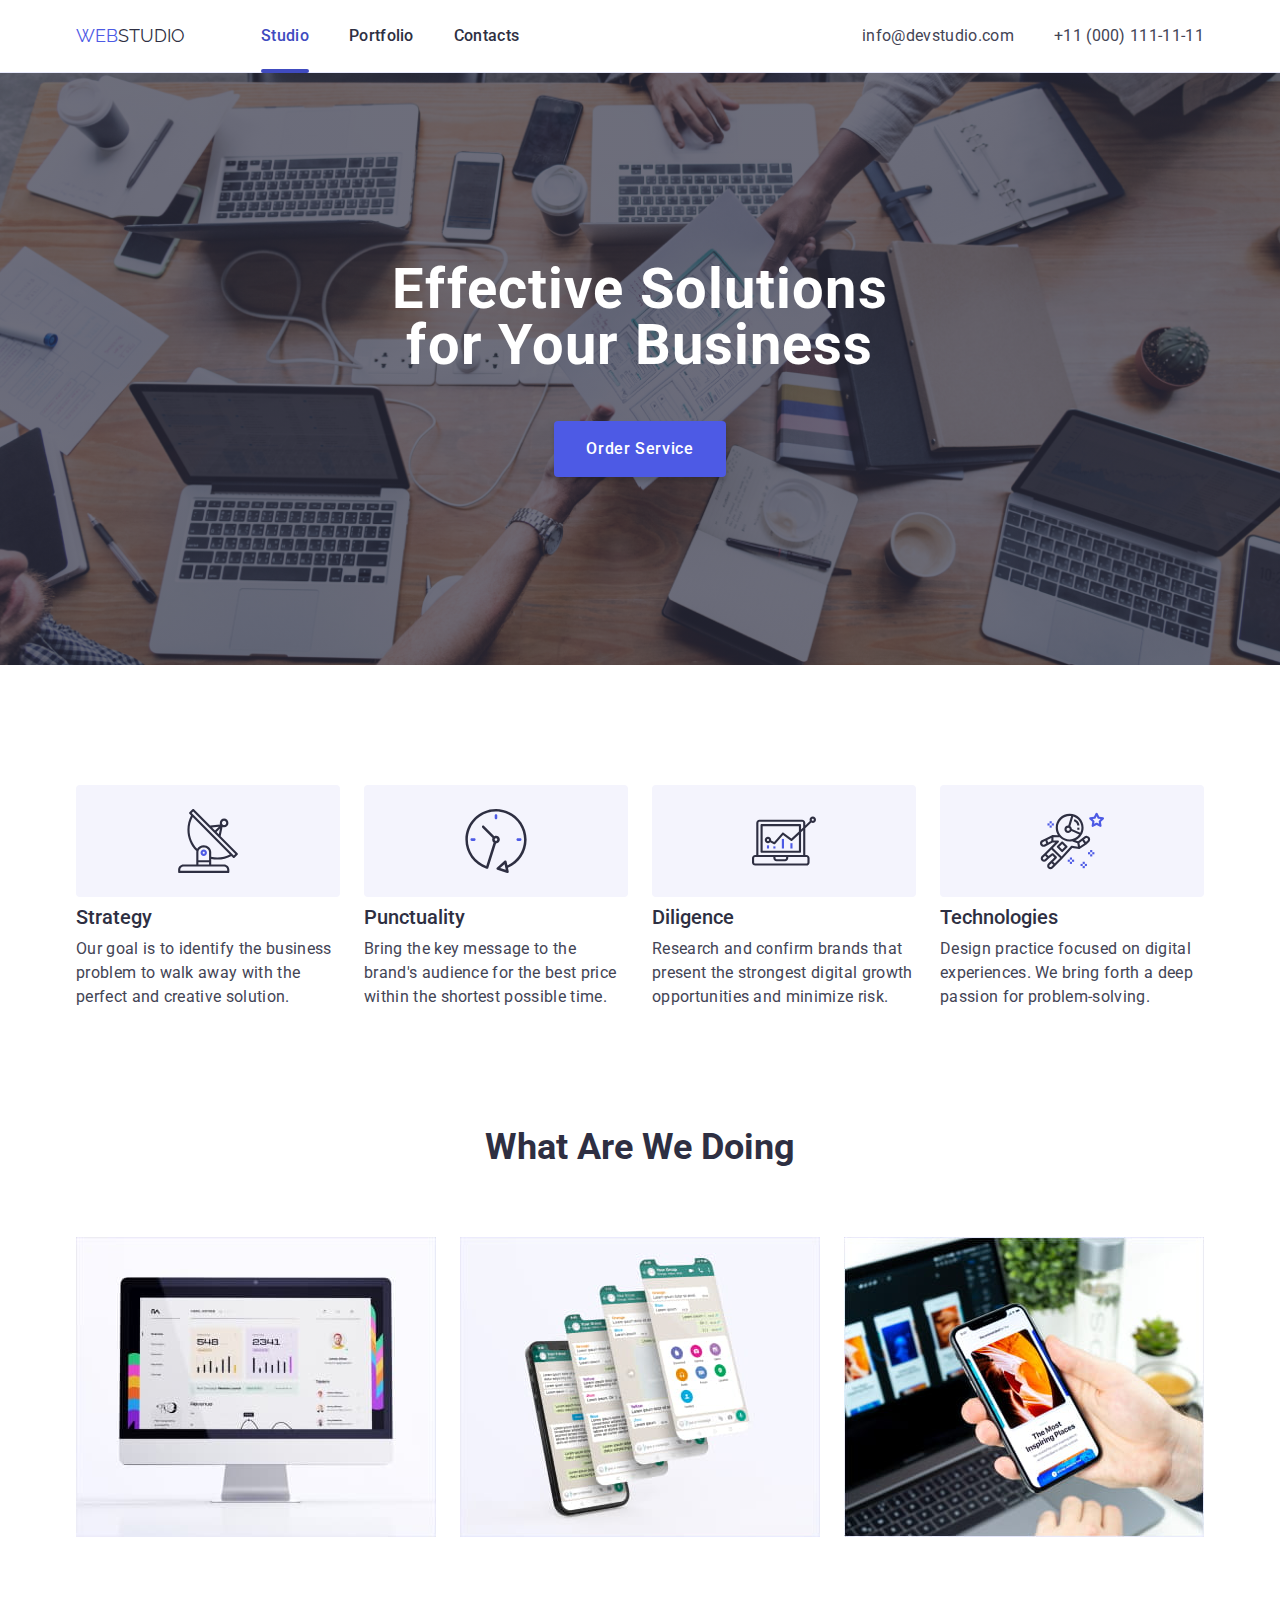
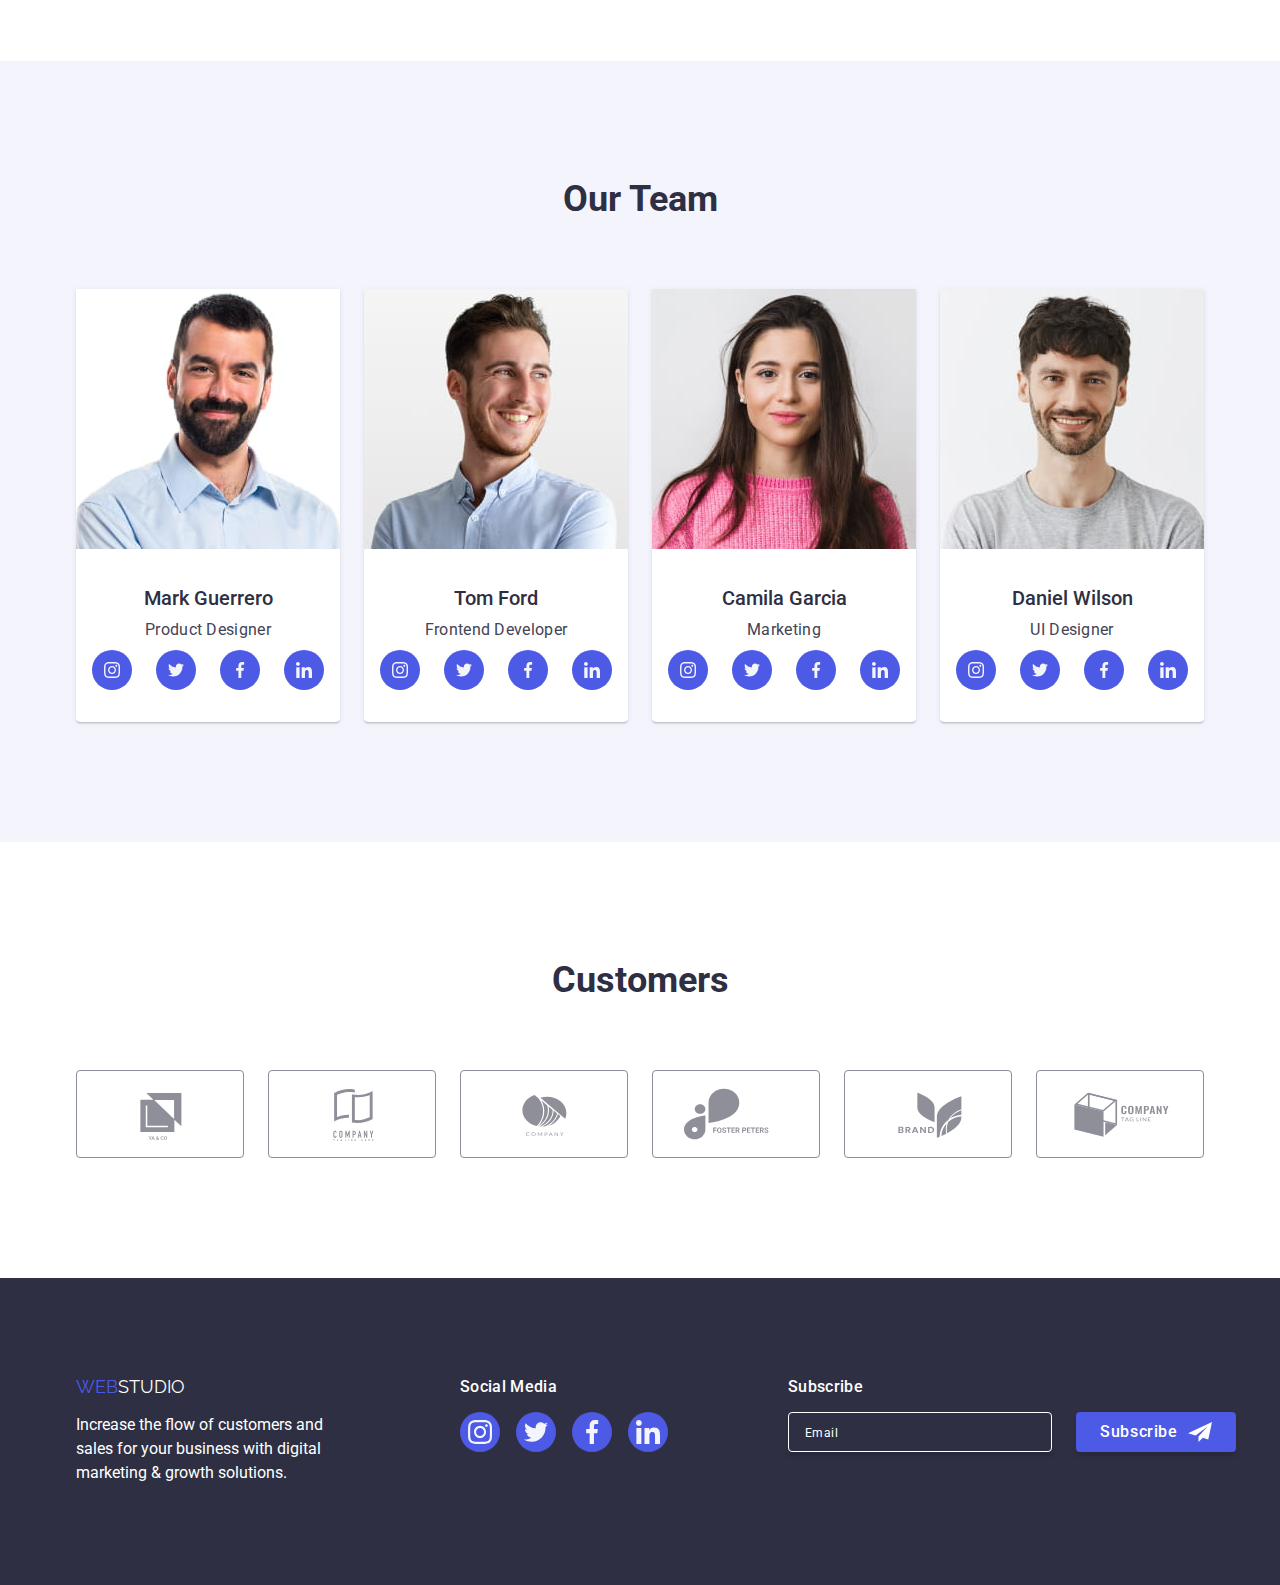
<file: index.html>
<!DOCTYPE html>
<html lang="en">
  <head>
    <meta charset="UTF-8" />
    <meta http-equiv="X-UA-Compatible" content="IE=edge" />
    <meta name="viewport" content="width=device-width, initial-scale=1.0" />

    <link rel="preconnect" href="https://fonts.googleapis.com" />
    <link rel="preconnect" href="https://fonts.gstatic.com" crossorigin />
    <!-- GOOGLE FONTS -->
    <link
      href="https://fonts.googleapis.com/css2?family=Raleway:wght@800&family=Roboto:wght@400;500;700;900&display=swap"
      rel="stylesheet"
    />
    <!-- MODERN NORMALIZE -->
    <link
      rel="stylesheet"
      href="https://cdnjs.cloudflare.com/ajax/libs/modern-normalize/1.0.0/modern-normalize.min.css"
    />
    <!-- CSS FILE -->
    <link rel="stylesheet" href="./css/styles.css" />
    <title>Romarc's Project</title>
  </head>
  <body>
    <header class="header-setting">
      <div class="container header-container-setting">
        <nav class="nav-setting">
          <a href="./index.html" class="logo"><span>WEB</span>STUDIO</a>
          <ul class="nav-list rmv-bullet">
            <li>
              <a href="./index.html" class="nav-bar nav-active">Studio</a>
            </li>
            <li><a href="./portfolio.html" class="nav-bar">Portfolio</a></li>
            <li><a href="#" class="nav-bar">Contacts</a></li>
          </ul>
        </nav>
        <ul class="header-contact-list rmv-bullet">
          <li class="header-contact-list-info">
            <a
              href="mailto:info@devstudio.com"
              class="nav-right nav-right-decor"
              >info@devstudio.com</a
            >
          </li>
          <li class="header-contact-list-info">
            <a href="tel:+110001111111" class="nav-right nav-right-decor"
              >+11 (000) 111-11-11</a
            >
          </li>
        </ul>
      </div>
    </header>
    <main>
      <section class="hero-sec">
        <div class="container hero-sec-container">
          <h1 class="hero-title">
            Effective Solutions <br />
            for Your Business
          </h1>
          <button type="button" class="btn-studio-mid" data-modal-open>
            Order Service
          </button>
        </div>
      </section>
      <section class="section">
        <div class="container">
          <ul class="second-list rmv-bullet">
            <li class="second-list-gap">
              <div class="advantage-icon-container">
                <svg width="64px" height="64px">
                  <use href="./images/icons.svg#icon-antenna"></use>
                </svg>
              </div>

              <h3 class="title-second-section">Strategy</h3>
              <p class="desc-second-section">
                Our goal is to identify the business problem to walk away with
                the perfect and creative solution.
              </p>
            </li>
            <li class="second-list-gap">
              <div class="advantage-icon-container">
                <svg width="64px" height="64px">
                  <use href="./images/icons.svg#icon-clock"></use>
                </svg>
              </div>
              <h3 class="title-second-section">Punctuality</h3>
              <p class="desc-second-section">
                Bring the key message to the brand's audience for the best price
                within the shortest possible time.
              </p>
            </li>
            <li class="second-list-gap">
              <div class="advantage-icon-container">
                <svg width="64px" height="64px">
                  <use href="./images/icons.svg#icon-diagram "></use>
                </svg>
              </div>
              <h3 class="title-second-section">Diligence</h3>
              <p class="desc-second-section">
                Research and confirm brands that present the strongest digital
                growth opportunities and minimize risk.
              </p>
            </li>
            <li class="second-list-gap">
              <div class="advantage-icon-container">
                <svg width="64px" height="64px">
                  <use href="./images/icons.svg#icon-astronaut"></use>
                </svg>
              </div>

              <h3 class="title-second-section">Technologies</h3>
              <p class="desc-second-section">
                Design practice focused on digital experiences. We bring forth a
                deep passion for problem-solving.
              </p>
            </li>
          </ul>
        </div>
      </section>
      <section class="section third-sec">
        <div class="container">
          <h2 class="section-title">What Are We Doing</h2>
          <ul class="third-list rmv-bullet">
            <li class="third-list-gap">
              <img src="images/pic1-wawd.jpg" alt="Website" width="360" />
            </li>
            <li class="third-list-gap">
              <img src="images/pic2-wawd.jpg" alt="Communication" width="360" />
            </li>
            <li class="third-list-gap">
              <img src="images/pic3-wawd.jpg" alt="Mobile App" width="360" />
            </li>
          </ul>
        </div>
      </section>
      <section class="section team-sec">
        <div class="container">
          <h2 class="section-title">Our Team</h2>
          <!-- Make DIV to List and Adjust the image quality -->
          <ul class="rmv-bullet fourth-list">
            <li class="card-container">
              <img
                src="./images/team1.jpg"
                alt="Team Member 1 Picture"
                width="264"
                class="card-img"
              />
              <div class="card-content">
                <h3 class="team-name">Mark Guerrero</h3>
                <p class="team-title">Product Designer</p>
                <ul class="social-icon-list">
                  <li>
                    <a
                      class="social-icon-link"
                      href="https://www.instagram.com/"
                      target="_blank"
                      rel="noreferrer noopener"
                    >
                      <svg class="social-icon" width="16px" height="16px">
                        <use href="./images/icons.svg#icon-instagram"></use>
                      </svg>
                    </a>
                  </li>
                  <li>
                    <a
                      class="social-icon-link"
                      href="https://www.twitter.com/"
                      target="_blank"
                      rel="noreferrer noopener"
                    >
                      <svg class="social-icon" width="16px" height="16px">
                        <use href="./images/icons.svg#icon-twitter"></use>
                      </svg>
                    </a>
                  </li>
                  <li>
                    <a
                      class="social-icon-link"
                      href="https://www.facebook.com/"
                      target="_blank"
                      rel="noreferrer noopener"
                    >
                      <svg class="social-icon" width="16px" height="16px">
                        <use href="./images/icons.svg#icon-facebook"></use>
                      </svg>
                    </a>
                  </li>
                  <li>
                    <a
                      class="social-icon-link"
                      href="https://www.linkedin.com/"
                      target="_blank"
                      rel="noreferrer noopener"
                    >
                      <svg class="social-icon" width="16px" height="16px">
                        <use href="./images/icons.svg#icon-linkedin"></use>
                      </svg>
                    </a>
                  </li>
                </ul>
              </div>
            </li>
            <li class="card-container">
              <img
                src="./images/team2.jpg"
                alt="Team Member 2 Picture"
                width="264"
                class="card-img"
              />
              <div class="card-content">
                <h3 class="team-name">Tom Ford</h3>
                <p class="team-title">Frontend Developer</p>
                <ul class="social-icon-list">
                  <li>
                    <a
                      class="social-icon-link"
                      href="https://www.instagram.com/"
                      target="_blank"
                      rel="noreferrer noopener"
                    >
                      <svg class="social-icon" width="16px" height="16px">
                        <use href="./images/icons.svg#icon-instagram"></use>
                      </svg>
                    </a>
                  </li>
                  <li>
                    <a
                      class="social-icon-link"
                      href="https://www.twitter.com/"
                      target="_blank"
                      rel="noreferrer noopener"
                    >
                      <svg class="social-icon" width="16px" height="16px">
                        <use href="./images/icons.svg#icon-twitter"></use>
                      </svg>
                    </a>
                  </li>
                  <li>
                    <a
                      class="social-icon-link"
                      href="https://www.facebook.com/"
                      target="_blank"
                      rel="noreferrer noopener"
                    >
                      <svg class="social-icon" width="16px" height="16px">
                        <use href="./images/icons.svg#icon-facebook"></use>
                      </svg>
                    </a>
                  </li>
                  <li>
                    <a
                      class="social-icon-link"
                      href="https://www.linkedin.com/"
                      target="_blank"
                      rel="noreferrer noopener"
                    >
                      <svg class="social-icon" width="16px" height="16px">
                        <use href="./images/icons.svg#icon-linkedin"></use>
                      </svg>
                    </a>
                  </li>
                </ul>
              </div>
            </li>
            <li class="card-container">
              <img
                src="./images/team3.jpg"
                alt="Team Member 3 Picture"
                width="264"
                class="card-img"
              />
              <div class="card-content">
                <h3 class="team-name">Camila Garcia</h3>
                <p class="team-title">Marketing</p>
                <ul class="social-icon-list">
                  <li>
                    <a
                      class="social-icon-link"
                      href="https://www.instagram.com/"
                      target="_blank"
                      rel="noreferrer noopener"
                    >
                      <svg class="social-icon" width="16px" height="16px">
                        <use href="./images/icons.svg#icon-instagram"></use>
                      </svg>
                    </a>
                  </li>
                  <li>
                    <a
                      class="social-icon-link"
                      href="https://www.twitter.com/"
                      target="_blank"
                      rel="noreferrer noopener"
                    >
                      <svg class="social-icon" width="16px" height="16px">
                        <use href="./images/icons.svg#icon-twitter"></use>
                      </svg>
                    </a>
                  </li>
                  <li>
                    <a
                      class="social-icon-link"
                      href="https://www.facebook.com/"
                      target="_blank"
                      rel="noreferrer noopener"
                    >
                      <svg class="social-icon" width="16px" height="16px">
                        <use href="./images/icons.svg#icon-facebook"></use>
                      </svg>
                    </a>
                  </li>
                  <li>
                    <a
                      class="social-icon-link"
                      href="https://www.linkedin.com/"
                      target="_blank"
                      rel="noreferrer noopener"
                    >
                      <svg class="social-icon" width="16px" height="16px">
                        <use href="./images/icons.svg#icon-linkedin"></use>
                      </svg>
                    </a>
                  </li>
                </ul>
              </div>
            </li>
            <li class="card-container">
              <img
                src="./images/team4.jpg"
                alt="Team Member 4 Picture"
                width="264"
                class="card-img"
              />
              <div class="card-content">
                <h3 class="team-name">Daniel Wilson</h3>
                <p class="team-title">UI Designer</p>
                <ul class="social-icon-list">
                  <li>
                    <a
                      class="social-icon-link"
                      href="https://www.instagram.com/"
                      target="_blank"
                      rel="noreferrer noopener"
                    >
                      <svg class="social-icon" width="16px" height="16px">
                        <use href="./images/icons.svg#icon-instagram"></use>
                      </svg>
                    </a>
                  </li>
                  <li>
                    <a
                      class="social-icon-link"
                      href="https://www.twitter.com/"
                      target="_blank"
                      rel="noreferrer noopener"
                    >
                      <svg class="social-icon" width="16px" height="16px">
                        <use href="./images/icons.svg#icon-twitter"></use>
                      </svg>
                    </a>
                  </li>
                  <li>
                    <a
                      class="social-icon-link"
                      href="https://www.facebook.com/"
                      target="_blank"
                      rel="noreferrer noopener"
                    >
                      <svg class="social-icon" width="16px" height="16px">
                        <use href="./images/icons.svg#icon-facebook"></use>
                      </svg>
                    </a>
                  </li>
                  <li>
                    <a
                      class="social-icon-link"
                      href="https://www.linkedin.com/"
                      target="_blank"
                      rel="noreferrer noopener"
                    >
                      <svg class="social-icon" width="16px" height="16px">
                        <use href="./images/icons.svg#icon-linkedin"></use>
                      </svg>
                    </a>
                  </li>
                </ul>
              </div>
            </li>
          </ul>
        </div>
      </section>
      <section class="section">
        <div class="container">
          <h2 class="section-title">Customers</h2>
          <ul class="rmv-bullet customers-icon-list">
            <li>
              <div class="customer-icon-link">
                <svg class="customer-icon" width="104px" height="56px">
                  <use href="./images/icons.svg#icon-client1"></use>
                </svg>
              </div>
            </li>
            <li>
              <div class="customer-icon-link">
                <svg class="customer-icon" width="104px" height="56px">
                  <use href="./images/icons.svg#icon-client2"></use>
                </svg>
              </div>
            </li>
            <li>
              <div class="customer-icon-link">
                <svg class="customer-icon" width="104px" height="56px">
                  <use href="./images/icons.svg#icon-client3"></use>
                </svg>
              </div>
            </li>
            <li>
              <div class="customer-icon-link">
                <svg class="customer-icon" width="104px" height="56px">
                  <use href="./images/icons.svg#icon-client4"></use>
                </svg>
              </div>
            </li>
            <li>
              <div class="customer-icon-link">
                <svg class="customer-icon" width="104px" height="56px">
                  <use href="./images/icons.svg#icon-client5"></use>
                </svg>
              </div>
            </li>
            <li>
              <div class="customer-icon-link">
                <svg class="customer-icon" width="104px" height="56px">
                  <use href="./images/icons.svg#icon-client6"></use>
                </svg>
              </div>
            </li>
          </ul>
        </div>
      </section>
    </main>
    <footer class="footer-setting">
      <div class="container footer-flex">
        <div>
          <a href="index.html" class="footer-logo"
            ><span class="footer-logo-span">WEB</span>STUDIO</a
          >

          <p class="desc-footer">
            Increase the flow of customers and <br />
            sales for your business with digital <br />
            marketing & growth solutions.
          </p>
        </div>
        <div>
          <p class="footer-title">Social Media</p>
          <ul class="social-icon-list footer-social-icon-gap">
            <li>
              <a
                class="social-icon-link footer-social-icon"
                href="https://www.instagram.com/"
                target="_blank"
                rel="noreferrer noopener"
              >
                <svg class="social-icon" width="24px" height="24px">
                  <use href="./images/icons.svg#icon-instagram"></use>
                </svg>
              </a>
            </li>
            <li>
              <a
                class="social-icon-link footer-social-icon"
                href="https://www.twitter.com/"
                target="_blank"
                rel="noreferrer noopener"
              >
                <svg class="social-icon" width="24px" height="24px">
                  <use href="./images/icons.svg#icon-twitter"></use>
                </svg>
              </a>
            </li>
            <li>
              <a
                class="social-icon-link footer-social-icon"
                href="https://www.facebook.com/"
                target="_blank"
                rel="noreferrer noopener"
              >
                <svg class="social-icon" width="24px" height="24px">
                  <use href="./images/icons.svg#icon-facebook"></use>
                </svg>
              </a>
            </li>
            <li>
              <a
                class="social-icon-link footer-social-icon"
                href="https://www.linkedin.com/"
                target="_blank"
                rel="noreferrer noopener"
              >
                <svg class="social-icon" width="24px" height="24px">
                  <use href="./images/icons.svg#icon-linkedin"></use>
                </svg>
              </a>
            </li>
          </ul>
        </div>
        <div>
          <p class="footer-title">Subscribe</p>
          <form class="form-footer">
            <input
              class="form-input-sub"
              type="text"
              name="user-email-sub"
              placeholder="Email"
            />
            <button type="submit" class="btn-studio-mid form-btn-footer">
              Subscribe
              <svg class="form-btn-footer-icon" width="24" height="24">
                <use href="./images/icons.svg#icon-subscribe"></use>
              </svg>
            </button>
          </form>
        </div>
      </div>
    </footer>
    <!-- ==================================== MODAL====================================   -->
    <div class="backdrop is-hidden" data-modal>
      <div class="modal">
        <button type="button" class="modal-close" data-modal-close>
          <svg class="modal-close-icon" width="8" height="8">
            <use href="./images/icons.svg#icon-close"></use>
          </svg>
        </button>
        <h2 class="modal-title">
          Leave your contacts and we will call you back
        </h2>
        <form name="user-data">
          <label class="form-field">
            <span class="form-label">Name</span>
            <input class="form-input" type="text" name="user-name" required />
            <svg class="form-icon" width="18" height="18">
              <use href="./images/icons.svg#icon-name"></use>
            </svg>
          </label>
          <label class="form-field">
            <span class="form-label">Phone</span>
            <input class="form-input" type="tel" name="user-phone" required />
            <svg class="form-icon" width="18" height="18">
              <use href="./images/icons.svg#icon-phone"></use>
            </svg>
          </label>
          <label class="form-field">
            <span class="form-label">Email</span>
            <input class="form-input" type="text" name="user-email" required />
            <svg class="form-icon" width="18" height="18">
              <use href="./images/icons.svg#icon-email"></use>
            </svg>
          </label>
          <label class="form-field">
            <span class="form-label">Comment</span>
            <textarea
              name="user-comment"
              class="form-textarea"
              rows="10"
              placeholder="Text input"
            ></textarea>
          </label>
          <label class="form-terms">
            <input
              type="checkbox"
              name="user-check"
              class="form-checkbox visually-hidden"
            />
            <svg class="form-checkbox-icon" width="16" height="16">
              <use href="./images/icons.svg#icon-checkbox"></use>
            </svg>
            <span class="form-terms-span"
              >I accept the terms and conditions of the
              <a href="">Privacy Policy</a></span
            >
          </label>
          <button type="submit" class="btn-studio-mid form-btn">Send</button>
        </form>
      </div>
    </div>

    <!-- ==================================== MODAL====================================   -->
    <script src="./modal.js"></script>
  </body>
</html>
</file>
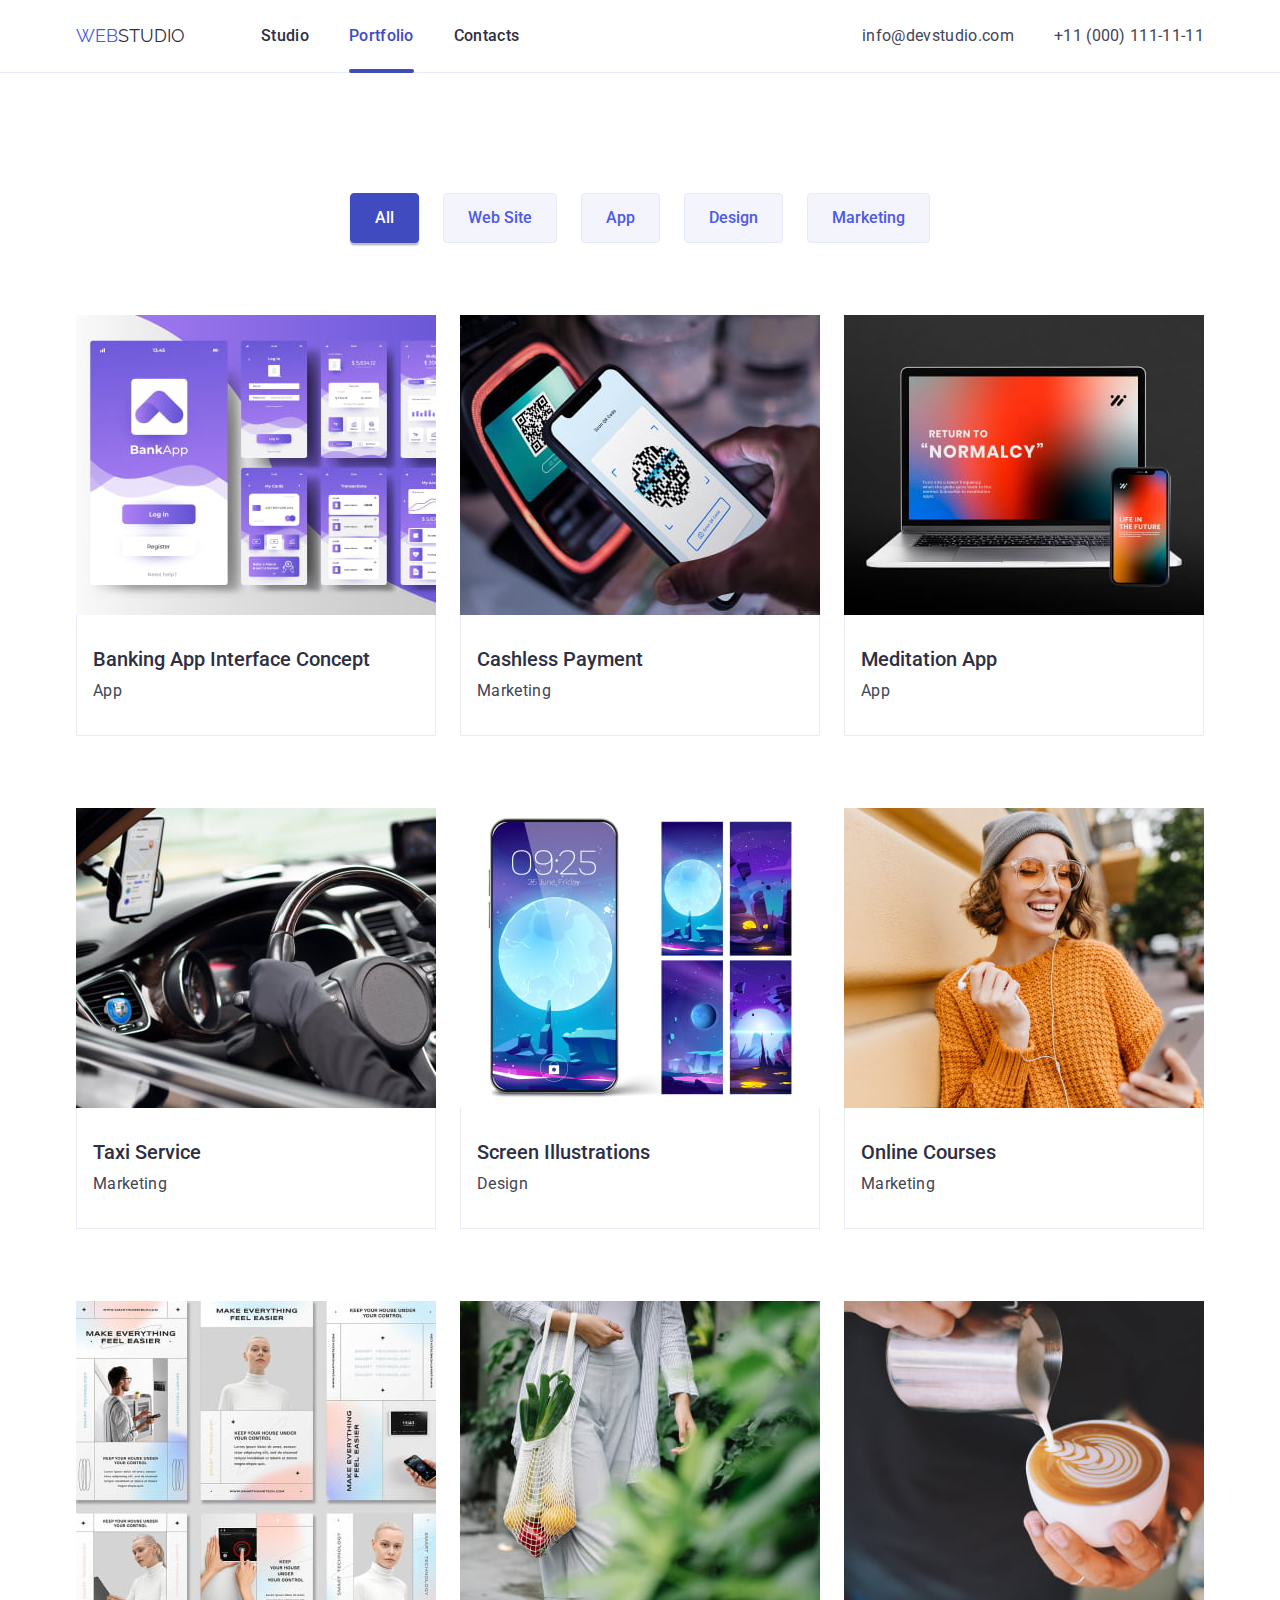
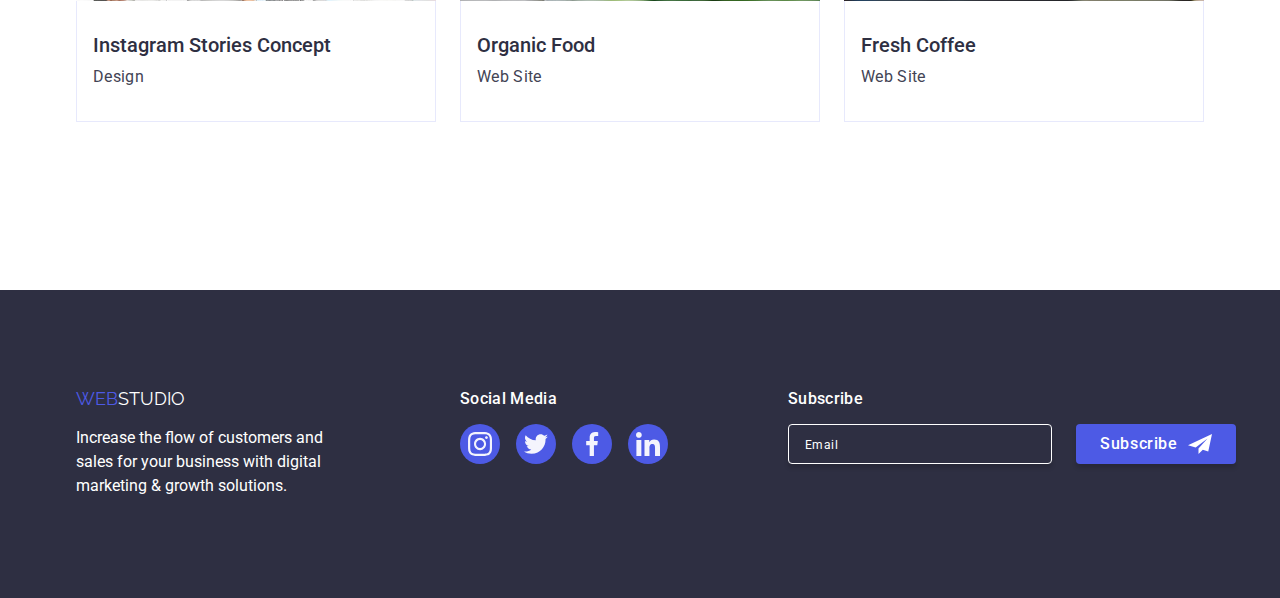
<file: portfolio.html>
<!DOCTYPE html>
<html lang="en">
  <head>
    <meta charset="UTF-8" />
    <meta http-equiv="X-UA-Compatible" content="IE=edge" />
    <meta name="viewport" content="width=device-width, initial-scale=1.0" />
    <link rel="preconnect" href="https://fonts.googleapis.com" />
    <link rel="preconnect" href="https://fonts.gstatic.com" crossorigin />
    <!-- GOOGLE FONTS -->
    <link
      href="https://fonts.googleapis.com/css2?family=Raleway:wght@800&family=Roboto:wght@400;500;700;900&display=swap"
      rel="stylesheet"
    />
    <!-- MODERN NORMALIZE -->
    <link
      rel="stylesheet"
      href="https://cdnjs.cloudflare.com/ajax/libs/modern-normalize/1.0.0/modern-normalize.min.css"
    />
    <!-- CSS FILE -->
    <link rel="stylesheet" href="./css/styles.css" />
    <title>Romarc's Project</title>
  </head>
  <body>
    <header class="header-setting">
      <div class="container header-container-setting">
        <nav class="nav-setting">
          <a href="./index.html" class="logo"><span>WEB</span>STUDIO</a>
          <ul class="nav-list rmv-bullet">
            <li><a href="./index.html" class="nav-bar">Studio</a></li>
            <li>
              <a href="./portfolio.html" class="nav-bar nav-active"
                >Portfolio</a
              >
            </li>
            <li><a href="#" class="nav-bar">Contacts</a></li>
          </ul>
        </nav>
        <ul class="header-contact-list rmv-bullet">
          <li class="header-contact-list-info">
            <a
              href="mailto:info@devstudio.com"
              class="nav-right nav-right-decor"
              >info@devstudio.com</a
            >
          </li>
          <li class="header-contact-list-info">
            <a href="tel:+110001111111" class="nav-right nav-right-decor"
              >+11 (000) 111-11-11</a
            >
          </li>
        </ul>
      </div>
    </header>
    <main>
      <section class="section">
        <div class="container">
          <ul class="filter-btn">
            <li class="filter-btn-list">
              <button type="button" class="btn-portfolio btn-portfolio-active">
                All
              </button>
            </li>
            <li class="filter-btn-list">
              <button type="button" class="btn-portfolio">Web Site</button>
            </li>
            <li class="filter-btn-list">
              <button type="button" class="btn-portfolio">App</button>
            </li>
            <li class="filter-btn-list">
              <button type="button" class="btn-portfolio">Design</button>
            </li>
            <li class="filter-btn-list">
              <button type="button" class="btn-portfolio">Marketing</button>
            </li>
          </ul>
          <ul class="projects">
            <li class="projects-card-container projects-card-list">
              <a href="#" class="project-link">
                <div class="box">
                  <img
                    src="./images/portfolio-img1.jpg"
                    alt="App Interface"
                    width="360"
                    class="projects-card-img"
                  />
                  <div class="overlay">
                    14 Stylish and User-Friendly App Design Concepts · Task
                    Manager App · Calorie Tracker App · Exotic Fruit Ecommerce
                    App · Cloud Storage App
                  </div>
                </div>

                <div class="projects-card-content">
                  <h3 class="projects-title">Banking App Interface Concept</h3>
                  <p class="projects-desc">App</p>
                </div>
              </a>
            </li>
            <li class="projects-card-container projects-card-list">
              <a href="#" class="project-link">
                <div class="box">
                  <img
                    src="./images/portfolio-img2.jpg"
                    alt="Cashless Payment"
                    width="360"
                    class="projects-card-img"
                  />
                  <div class="overlay">
                    14 Stylish and User-Friendly App Design Concepts · Task
                    Manager App · Calorie Tracker App · Exotic Fruit Ecommerce
                    App · Cloud Storage App
                  </div>
                </div>

                <div class="projects-card-content">
                  <h3 class="projects-title">Cashless Payment</h3>
                  <p class="projects-desc">Marketing</p>
                </div>
              </a>
            </li>
            <li class="projects-card-container projects-card-list">
              <a href="#" class="project-link">
                <div class="box">
                  <img
                    src="./images/portfolio-img3.jpg"
                    alt="Meditation App"
                    width="360"
                    class="projects-card-img"
                  />
                  <div class="overlay">
                    14 Stylish and User-Friendly App Design Concepts · Task
                    Manager App · Calorie Tracker App · Exotic Fruit Ecommerce
                    App · Cloud Storage App
                  </div>
                </div>

                <div class="projects-card-content">
                  <h3 class="projects-title">Meditation App</h3>
                  <p class="projects-desc">App</p>
                </div>
              </a>
            </li>
            <li class="projects-card-container projects-card-list">
              <a href="#" class="project-link">
                <div class="box">
                  <img
                    src="./images/portfolio-img4.jpg"
                    alt="Taxi Service"
                    width="360"
                    class="projects-card-img"
                  />
                  <div class="overlay">
                    14 Stylish and User-Friendly App Design Concepts · Task
                    Manager App · Calorie Tracker App · Exotic Fruit Ecommerce
                    App · Cloud Storage App
                  </div>
                </div>

                <div class="projects-card-content">
                  <h3 class="projects-title">Taxi Service</h3>
                  <p class="projects-desc">Marketing</p>
                </div>
              </a>
            </li>
            <li class="projects-card-container projects-card-list">
              <a href="#" class="project-link">
                <div class="box">
                  <img
                    src="./images/portfolio-img5.jpg"
                    alt="Screen Illustrations"
                    width="360"
                    class="projects-card-img"
                  />
                  <div class="overlay">
                    14 Stylish and User-Friendly App Design Concepts · Task
                    Manager App · Calorie Tracker App · Exotic Fruit Ecommerce
                    App · Cloud Storage App
                  </div>
                </div>

                <div class="projects-card-content">
                  <h3 class="projects-title">Screen Illustrations</h3>
                  <p class="projects-desc">Design</p>
                </div>
              </a>
            </li>
            <li class="projects-card-container projects-card-list">
              <a href="#" class="project-link">
                <div class="box">
                  <img
                    src="./images/portfolio-img6.jpg"
                    alt="Online Courses"
                    width="360"
                    class="projects-card-img"
                  />
                  <div class="overlay">
                    14 Stylish and User-Friendly App Design Concepts · Task
                    Manager App · Calorie Tracker App · Exotic Fruit Ecommerce
                    App · Cloud Storage App
                  </div>
                </div>

                <div class="projects-card-content">
                  <h3 class="projects-title">Online Courses</h3>
                  <p class="projects-desc">Marketing</p>
                </div>
              </a>
            </li>
            <li class="projects-card-container projects-card-list">
              <a href="#" class="project-link">
                <div class="box">
                  <img
                    src="./images/portfolio-img7.jpg"
                    alt="Instagram Stories Concept"
                    width="360"
                    class="projects-card-img"
                  />
                  <div class="overlay">
                    14 Stylish and User-Friendly App Design Concepts · Task
                    Manager App · Calorie Tracker App · Exotic Fruit Ecommerce
                    App · Cloud Storage App
                  </div>
                </div>

                <div class="projects-card-content">
                  <h3 class="projects-title">Instagram Stories Concept</h3>
                  <p class="projects-desc">Design</p>
                </div>
              </a>
            </li>
            <li class="projects-card-container projects-card-list">
              <a href="#" class="project-link">
                <div class="box">
                  <img
                    src="./images/portfolio-img8.jpg"
                    alt="Organic Food"
                    width="360"
                    class="projects-card-img"
                  />
                  <div class="overlay">
                    14 Stylish and User-Friendly App Design Concepts · Task
                    Manager App · Calorie Tracker App · Exotic Fruit Ecommerce
                    App · Cloud Storage App
                  </div>
                </div>
                <div class="projects-card-content">
                  <h3 class="projects-title">Organic Food</h3>
                  <p class="projects-desc">Web Site</p>
                </div>
              </a>
            </li>
            <li class="projects-card-container projects-card-list">
              <a href="#" class="project-link">
                <div class="box">
                  <img
                    src="./images/portfolio-img9.jpg"
                    alt="Fresh Coffee"
                    width="360"
                    class="projects-card-img"
                  />
                  <div class="overlay">
                    14 Stylish and User-Friendly App Design Concepts · Task
                    Manager App · Calorie Tracker App · Exotic Fruit Ecommerce
                    App · Cloud Storage App
                  </div>
                </div>

                <div class="projects-card-content">
                  <h3 class="projects-title">Fresh Coffee</h3>
                  <p class="projects-desc">Web Site</p>
                </div></a
              >
            </li>
          </ul>
        </div>
      </section>
    </main>
    <footer class="footer-setting">
      <div class="container footer-flex">
        <div>
          <a href="index.html" class="footer-logo"
            ><span class="footer-logo-span">WEB</span>STUDIO</a
          >

          <p class="desc-footer">
            Increase the flow of customers and <br />
            sales for your business with digital <br />
            marketing & growth solutions.
          </p>
        </div>
        <div>
          <p class="footer-title">Social Media</p>
          <ul class="social-icon-list footer-social-icon-gap">
            <li>
              <a
                class="social-icon-link footer-social-icon"
                href="https://www.instagram.com/"
                target="_blank"
                rel="noreferrer noopener"
              >
                <svg class="social-icon" width="24px" height="24px">
                  <use href="./images/icons.svg#icon-instagram"></use>
                </svg>
              </a>
            </li>
            <li>
              <a
                class="social-icon-link footer-social-icon"
                href="https://www.twitter.com/"
                target="_blank"
                rel="noreferrer noopener"
              >
                <svg class="social-icon" width="24px" height="24px">
                  <use href="./images/icons.svg#icon-twitter"></use>
                </svg>
              </a>
            </li>
            <li>
              <a
                class="social-icon-link footer-social-icon"
                href="https://www.facebook.com/"
                target="_blank"
                rel="noreferrer noopener"
              >
                <svg class="social-icon" width="24px" height="24px">
                  <use href="./images/icons.svg#icon-facebook"></use>
                </svg>
              </a>
            </li>
            <li>
              <a
                class="social-icon-link footer-social-icon"
                href="https://www.linkedin.com/"
                target="_blank"
                rel="noreferrer noopener"
              >
                <svg class="social-icon" width="24px" height="24px">
                  <use href="./images/icons.svg#icon-linkedin"></use>
                </svg>
              </a>
            </li>
          </ul>
        </div>
        <div>
          <p class="footer-title">Subscribe</p>
          <form class="form-footer">
            <input
              class="form-input-sub"
              type="text"
              name="user-email-sub"
              placeholder="Email"
            />
            <button type="submit" class="btn-studio-mid form-btn-footer">
              Subscribe
              <svg class="form-btn-footer-icon" width="24" height="24">
                <use href="./images/icons.svg#icon-subscribe"></use>
              </svg>
            </button>
          </form>
        </div>
      </div>
    </footer>
  </body>
</html>
</file>
<file: css/styles.css>
:root {
  --navy-blue: #2e2f42;
  --slate: #434455;
  --ocean: #404bbf;
}

body {
  font-family: "Roboto", sans-serif;
}
h1,
h2,
h3,
h4,
h5,
h6,
ul,
svg,
p {
  margin: 0;
  padding: 0;
}

.rmv-bullet,
.filter-btn,
.projects {
  list-style-type: none;
}

.header-setting {
  border-bottom: 1px solid #e7e9fc;
}

.header-container-setting {
  display: flex;
  align-items: center;
  justify-content: space-between;
}

.container {
  width: 1158px;
  /* margin: 0 auto; */
  margin-left: auto;
  margin-right: auto;
  padding: 0 15px;
}

.nav-setting {
  display: flex;
}

.nav-list {
  display: flex;
  gap: 40px;
  margin-left: 76px;
}

.header-contact-list {
  display: flex;
  /* gap: 40px; */
  margin-top: -40px;
  margin-left: -40px;
}

.header-contact-list-info {
  margin-top: 40px;
  margin-left: 40px;
}

.logo {
  font-family: "Raleway", sans-serif;
  text-decoration: none;
  font-size: 18px;
  line-height: 1;
  color: var(--navy-blue);
  display: flex;
  align-items: center;
  padding-top: 25.5px;
  padding-bottom: 25.5px;
}

.logo span {
  color: #4d5ae5;
}

.nav-bar {
  color: var(--navy-blue);
  text-decoration: none;
  font-weight: 500;
  font-size: 16px;
  line-height: 1.5;
  letter-spacing: 0.32px;
  padding: 24px 0;
  display: block;
  /* margin-top: 40px;
  margin-left: 40px; */
  transition: color 250ms cubic-bezier(0.4, 0, 0.2, 1);
  position: relative;
}

.nav-bar:hover,
.nav-bar:focus {
  color: #4d5ae5;
}

.nav-active {
  color: var(--ocean);
  position: relative;
}

.nav-bar::after {
  position: absolute;
  content: "";
  left: 0;
  bottom: -1px;
  width: 100%;
  opacity: 0;
  border: 2px solid var(--ocean);
  border-radius: 2px;
  background-color: var(--ocean);
  transition: opacity 250ms cubic-bezier(0.4, 0, 0.2, 1);
}

.nav-bar:hover::after,
.nav-bar:focus::after {
  opacity: 1;
}

.nav-active::after {
  opacity: 1;
}

.nav-right,
.desc-second-section,
.projects-desc {
  font-size: 16px;
  line-height: 1.5;
  color: var(--slate);
  letter-spacing: 0.32px;
}

.team-title {
  font-size: 16px;
  line-height: 1.5;
  color: var(--slate);
  letter-spacing: 0.32px;
  margin-bottom: 8px;
}

.nav-right-decor {
  text-decoration: none;
  padding: 24px 0;
  transition: color 250ms cubic-bezier(0.4, 0, 0.2, 1);
}

.nav-right:hover,
.nav-right:focus {
  color: #4d5ae5;
}

.hero-sec {
  /* background: #2e2f42b2; */
  background: linear-gradient(#2e2f42b2, #2e2f42b2),
    url("../images/hero-bgjpg.jpg");
  /* background-size: auto auto; */
  background-repeat: no-repeat;
  background-position: center;
  background-size: cover;
  padding: 188px 0;
}

.section {
  padding-top: 120px;
  padding-bottom: 120px;
}

.hero-sec-container {
  display: flex;
  flex-direction: column;
  align-items: center;
}
.hero-title {
  text-align: center;
  font-size: 56px;
  font-weight: 700;
  line-height: 1;
  color: #ffffff;
  width: 496px;
  letter-spacing: 1.12px;
  margin-bottom: 48px;
}

.btn-studio-mid {
  font-weight: 500;
  font-size: 16px;
  line-height: 1.5;
  cursor: pointer;
  background-color: #4d5ae5;
  color: #ffffff;
  border: none;
  border-radius: 4px;
  padding: 16px 32px;
  box-shadow: 0px 4px 4px 0px rgba(0, 0, 0, 0.15);
  letter-spacing: 0.64px;

  transition: background-color 250ms cubic-bezier(0.4, 0, 0.2, 1);
}

.btn-studio-mid:hover,
.btn-studio-mid:focus {
  background-color: var(--ocean);
}

.second-list {
  display: flex;
  /* gap: 24px; */
  margin-top: -24px;
  margin-left: -24px;
}

.second-list-gap {
  margin-top: 24px;
  margin-left: 24px;
  width: 264px;
}
.third-sec {
  /* margin-top: -120px; */
  padding-top: 0;
}

.third-list {
  display: flex;
  /* gap: 24px; */
  margin-top: -24px;
  margin-left: -24px;
}

.third-list-gap {
  margin-top: 24px;
  margin-left: 24px;
}

.team-sec {
  background-color: #f4f4fd;
}

.fourth-list {
  display: flex;
  /* gap: 24px; */
  margin-top: -24px;
  margin-left: -24px;
  justify-content: space-between;
}

.card-container {
  border-radius: 0px 0px 4px 4px;
  background: var(--white, #fff);
  box-shadow: 0px 2px 1px 0px rgba(46, 47, 66, 0.08),
    0px 1px 1px 0px rgba(46, 47, 66, 0.16),
    0px 1px 6px 0px rgba(46, 47, 66, 0.08);
  padding-bottom: 32px;
  margin-top: 24px;
  margin-left: 24px;
}
.card-img {
  margin-bottom: 32px;
}
.card-content {
  display: flex;
  /* width: 232px; */
  flex-direction: column;
  justify-content: center;
  align-items: center;
  background-color: white;
}

.title-second-section,
.team-name,
.projects-title {
  font-weight: 500;
  font-size: 20px;
  line-height: 1.2;
  color: var(--navy-blue);
  margin-bottom: 8px;
}

.section-title {
  font-weight: 700;
  font-size: 36px;
  text-align: center;
  color: var(--navy-blue);
  line-height: 1;
  margin-bottom: 72px;
}

.desc-footer {
  width: 264px;
  line-height: 1.5;
  font-size: 16px;
  /* for viewing purposes. I didnt change the default color */
  color: #ffffff;
  /* padding-bottom: 100px; */
}

/* Portfolio*/

.btn-portfolio {
  font-weight: 500;
  font-size: 16px;
  line-height: 1.5;
  cursor: pointer;
  background-color: #f4f4fd;
  color: #4d5ae5;
  border: 1px solid #e7e9fc;
  border-radius: 4px;
  padding: 12px 24px;
  transition: color 250ms cubic-bezier(0.4, 0, 0.2, 1),
    background-color 250ms cubic-bezier(0.4, 0, 0.2, 1),
    border 250ms cubic-bezier(0.4, 0, 0.2, 1),
    box-shadow 250ms cubic-bezier(0.4, 0, 0.2, 1);
}

.filter-btn {
  list-style-type: none;
  display: flex;
  justify-content: center;
  /* gap: 24px; */
  margin-top: -24px;
  margin-left: -24px;
  margin-bottom: 72px;
}

.filter-btn-list {
  margin-top: 24px;
  margin-left: 24px;
}

.btn-portfolio:hover,
.btn-portfolio:focus {
  color: white;
  background-color: var(--ocean);
  border: 1px solid var(--ocean);
  box-shadow: 0px 2px 2px 0px rgba(0, 0, 0, 0.12),
    0px 2px 1px 0px rgba(0, 0, 0, 0.08), 0px 3px 1px 0px rgba(0, 0, 0, 0.1);
}

.btn-portfolio-active {
  color: white;
  background-color: var(--ocean);
  border: 1px solid var(--ocean);
  box-shadow: 0px 2px 2px 0px rgba(0, 0, 0, 0.12),
    0px 2px 1px 0px rgba(0, 0, 0, 0.08), 0px 3px 1px 0px rgba(0, 0, 0, 0.1);
}

.projects {
  list-style-type: none;
  display: flex;
  flex-wrap: wrap;
  margin-top: -24px;
  margin-left: -24px;
}

/* .row-first,
.row-second {
  display: flex;
  justify-content: center;
  gap: 24px;
  margin-bottom: 48px;
}
.row-third {
  display: flex;
  justify-content: center;
  gap: 24px;
} */

.projects-card-list {
  margin-top: 24px;
  margin-left: 24px;
}

.projects-card-container {
  display: flex;
  /* padding: 0px 0px 32px 0px; */
  flex-direction: column;
  flex-shrink: 0;
  background: var(--white, #fff);
  cursor: pointer;
  margin-bottom: 48px;
}
/* 
.projects-card-container:hover {
  box-shadow: 0px 2px 1px 0px rgba(46, 47, 66, 0.08),
    0px 1px 1px 0px rgba(46, 47, 66, 0.16),
    0px 1px 6px 0px rgba(46, 47, 66, 0.08);
} */
.project-link {
  text-decoration: none;
  transition: box-shadow 250ms cubic-bezier(0.4, 0, 0.2, 1);
}

.project-link:hover,
.project-link:focus,
.project-link:active {
  box-shadow: 0px 2px 1px 0px rgba(46, 47, 66, 0.08),
    0px 1px 1px 0px rgba(46, 47, 66, 0.16),
    0px 1px 6px 0px rgba(46, 47, 66, 0.08);
}

.projects-card-img {
  display: block;
  max-width: 100%;
  height: auto;
  position: relative;
  overflow: hidden;
}

.box {
  overflow: hidden;
  position: relative;
}

.overlay {
  position: absolute;
  top: 0;
  /* left: 0; */
  width: 100%;
  height: 100%;
  background-color: #4d5ae5;

  transform: translatey(100%);
  transition: transform 250ms cubic-bezier(0.4, 0, 0.2, 1);

  color: var(--cloud, #f4f4fd);

  /* Body */
  font-family: Roboto;
  font-size: 16px;
  font-style: normal;
  font-weight: 400;
  line-height: 24px; /* 150% */
  letter-spacing: 0.32px;
  padding: 40px 32px 0;
}

.project-link:hover .overlay,
.project-link:focus .overlay {
  transform: translatey(0);
}

.projects-card-content {
  display: flex;
  padding: 32px 16px;
  flex-direction: column;
  justify-content: center;
  /* align-items: flex-start; */
  /* gap: 8px;*/
  align-self: stretch;
  border: 1px solid #e7e9fc;
  border-top: none;
}

/* ============================ Team Card SVG ================================*/

.social-icon-list {
  /* margin-top: -24px;
  margin-left: -24px; */
  list-style-type: none;
  display: flex;
  justify-content: space-between;
  gap: 24px;
  cursor: pointer;
}

.social-icon-link {
  width: 40px;
  height: 40px;
  /* margin-top: 24px;
  margin-left: 24px; */
  border-radius: 50%;
  background-color: #4d5ae5;
  display: flex;
  align-items: center;
  justify-content: center;
  transition: background-color 250ms cubic-bezier(0.4, 0, 0.2, 1);
}

.social-icon {
  fill: #f4f4fd;
}

.social-icon-link:hover,
.social-icon-link:focus {
  background-color: var(--ocean);
}

/* ============================ Team Card SVG ================================*/

/* ============================ ADVANTAGE SVG ================================*/
.advantage-icon {
  padding: 24px 100px;
}

.advantage-icon-container {
  width: 264px;
  height: 112px;
  display: flex;
  align-items: center;
  justify-content: center;
  background-color: #f4f4fd;
  border-radius: 4px;
  margin-bottom: 8px;
}
/* ============================ ADVANTAGE SVG ================================*/

/* ============================ CUSTOMERS SVG ================================*/

.customers-icon-list {
  display: flex;
  justify-content: space-between;
  align-items: baseline;
  /* margin-top: -24px;
  margin-left: -24px; */
  gap: 24px;
}

.customer-icon-link {
  width: 168px;
  height: 88px;
  /* margin-top: 24px;
  margin-left: 24px; */
  /* padding: 16px 32px; */
  display: flex;
  justify-content: center;
  align-items: center;
  border: 1px solid #8e8f99;
  border-radius: 4px;
  cursor: pointer;
  transition: border 250ms cubic-bezier(0.4, 0, 0.2, 1);
}

.customer-icon {
  fill: #8e8f99;
  transition: fill 250ms cubic-bezier(0.4, 0, 0.2, 1);
}

.customer-icon-link:hover,
.customer-icon-link:focus {
  border: 1px solid var(--ocean);
}

/* hovering the parent the child while change also */
.customer-icon-link:hover .customer-icon,
.customer-icon-link:focus .customer-icon {
  fill: var(--ocean);
}

/* ============================ CUSTOMERS SVG ================================*/
/* global styles footer */

.footer-setting {
  background-color: var(--navy-blue);
  padding: 100px 0;
}

.footer-setting-margin-portfolio {
  margin-top: -48px;
}

.footer-logo {
  font-family: "Raleway", sans-serif;
  text-decoration: none;
  font-size: 18px;
  line-height: 1;
  color: white;
  display: flex;
  align-items: center;
  margin-bottom: 17.5px;
  display: block;
}

.footer-logo-span {
  color: #4d5ae5;
}

.footer-flex {
  display: flex;
  gap: 120px;
  align-items: flex-start;
}

.footer-social-icon-gap {
  gap: 16px;
}

.footer-title {
  color: white;
  font-weight: 500;
  letter-spacing: 0.32px;
  margin-bottom: 16px;
}

.footer-social-icon:hover,
.footer-social-icon:focus {
  background-color: #31d0aa;
}

.form-input-sub {
  width: 264px;
  background: transparent;
  padding: 8px 16px;
  color: white;
  border-radius: 4px;
  border: 1px solid #fff;
  box-shadow: 0px 4px 4px 0px rgba(0, 0, 0, 0.15);
  outline: none;
  transition: border-color 250ms cubic-bezier(0.4, 0, 0.2, 1);
}

.form-input-sub:hover,
.form-input-sub:focus {
  border-color: #4d5ae5;
}

.form-input-sub::placeholder {
  color: #fff;
  font-family: Roboto;
  font-size: 12px;
  font-style: normal;
  font-weight: 400;
  line-height: 24px; /* 200% */
  letter-spacing: 0.48px;
}

.form-footer {
  display: flex;
  gap: 24px;
}

.form-btn-footer {
  padding: 8px 24px;
  display: flex;
  justify-content: center;
  align-items: center;
  gap: 10px;
}
.form-btn-footer-icon {
  fill: white;
}

/* MODAL  WINDOW*/
.backdrop {
  position: fixed;
  top: 0;
  left: 0;
  width: 100%;
  height: 100%;
  background-color: rgba(0, 0, 0, 0.2);
  opacity: 1;
  transition: opacity 250ms cubic-bezier(0.4, 0, 0.2, 1);
}

.modal {
  padding: 72px 24px 24px 24px;
  position: absolute;
  top: 50%;
  left: 50%;
  min-width: 408px;
  min-height: 584px;
  border-radius: 4px;
  background: #fcfcfc;
  box-shadow: 0px 2px 1px 0px rgba(0, 0, 0, 0.2),
    0px 1px 3px 0px rgba(0, 0, 0, 0.12), 0px 1px 1px 0px rgba(0, 0, 0, 0.14);

  transform: translate(-50%, -50%) scale(1);
  transition: transform 250ms cubic-bezier(0.4, 0, 0.2, 1);
}

.backdrop.is-hidden .modal {
  transform: translate(-50%, -50%) scale(0);
}

.modal-close {
  position: absolute;
  top: 24px;
  right: 24px;
  padding: 0;
  display: flex;
  justify-content: center;
  align-items: center;
  width: 24px;
  height: 24px;

  background-color: #e7e9fc;
  color: var(--primary-black-color);
  border: 1px solid rgba(0, 0, 0, 0.1);
  border-radius: 15px;
  cursor: pointer;
  transition: background-color 250ms cubic-bezier(0.4, 0, 0.2, 1);
}

.modal-close-icon {
  fill: currentColor;
  transition: fill 250ms cubic-bezier(0.4, 0, 0.2, 1);
}

/* .modal-close:hover,
.modal-close:focus {
  color: var(--primary-orange-color);
} */

.modal-close:active,
.modal-close:hover {
  background-color: var(--ocean);
}

.modal-close:active .modal-close-icon,
.modal-close:hover .modal-close-icon {
  fill: white;
}

.is-hidden {
  visibility: none;
  opacity: 0;
  pointer-events: none;
}

.modal-title {
  color: #2e2f42;
  text-align: center;

  /* Body Medium */
  font-family: Roboto;
  font-size: 16px;
  font-style: normal;
  font-weight: 500;
  line-height: 24px; /* 150% */
  letter-spacing: 0.32px;
  margin-bottom: 36px;
}

.form-field {
  display: block;
  position: relative;
}

.form-label {
  position: absolute;
  top: -15px;

  color: #8e8f99;

  font-family: Roboto;
  font-size: 12px;
  font-style: normal;
  font-weight: 400;
  line-height: 14px;
  letter-spacing: 0.48px;
}

.form-input {
  display: block;
  width: 100%;
  margin-bottom: 28px;
  padding: 11px 16px 11px 38px;
  border-radius: 4px;
  border: 1px solid rgba(46, 47, 66, 0.4);
  color: #434455;
  transition: border 250ms cubic-bezier(0.4, 0, 0.2, 1);
  outline: none;
  font-family: Roboto;
  font-size: 12px;
  font-style: normal;
  font-weight: 400;
  line-height: 14px; /* 116.667% */
  letter-spacing: 0.48px;
  transition: border-color 250ms cubic-bezier(0.4, 0, 0.2, 1);
}

.form-input:focus,
.form-input:hover {
  border-color: #4d5ae5;
}

.form-icon {
  position: absolute;
  top: 50%;
  left: 16px;
  fill: #2e2f42;
  transform: translateY(-50%);
  transition: fill 250ms cubic-bezier(0.4, 0, 0.2, 1);
}

.form-input:focus + .form-icon,
.form-input:hover + .form-icon {
  fill: #4d5ae5;
}

.form-textarea {
  width: 100%;
  height: 120px;
  border-radius: 4px;
  border: 1px solid rgba(46, 47, 66, 0.4);
  resize: none;
  padding: 8px 16px;
  font-family: Roboto;
  font-size: 12px;
  color: #434455;
  font-style: normal;
  font-weight: 400;
  line-height: 14px; /* 116.667% */
  letter-spacing: 0.48px;
  outline: none;
  transition: border 250ms cubic-bezier(0.4, 0, 0.2, 1);
}

.form-textarea:hover,
.form-textarea:focus {
  border-color: #4d5ae5;
}

.form-textarea::placeholder {
  color: rgba(46, 47, 66, 0.4);

  /* Small Text */
  font-family: Roboto;
  font-size: 12px;
  font-style: normal;
  font-weight: 400;
  line-height: 14px; /* 116.667% */
  letter-spacing: 0.48px;
}

.form-terms {
  display: flex;
  /* justify-content: center; */
  align-items: center;
  margin-top: 16px;
  margin-bottom: 24px;
  cursor: pointer;
}

.form-checkbox {
  margin-right: 8px;
}

.form-checkbox-icon {
  fill: none;
  border: 1px solid rgba(46, 47, 66, 0.4);
  border-radius: 2px;

  transition: border-color 250ms cubic-bezier(0.4, 0, 0.2, 1),
    background-color 250ms cubic-bezier(0.4, 0, 0.2, 1),
    fill 250ms cubic-bezier(0.4, 0, 0.2, 1);
}

.form-checkbox:checked + .form-checkbox-icon {
  background-color: #4d5ae5;
  border-color: #4d5ae5;
  fill: white;
}

.form-terms-span {
  margin-left: 8px;
  color: var(--lightslate, #8e8f99);

  /* Small Text */
  font-family: Roboto;
  font-size: 12px;
  font-style: normal;
  font-weight: 400;
  line-height: 14px; /* 116.667% */
  letter-spacing: 0.48px;
}

.form-terms-span a {
  color: #4d5ae5;
}

.form-btn {
  display: block;
  margin: 0 auto;
  width: 170px;
}

.visually-hidden {
  position: absolute;
  width: 1px;
  height: 1px;
  margin: -1px;
  border: 0;
  padding: 0;
  white-space: nowrap;
  clip-path: inset(100%);
  clip: rect(0 0 0 0);
  overflow: hidden;
}
</file>
